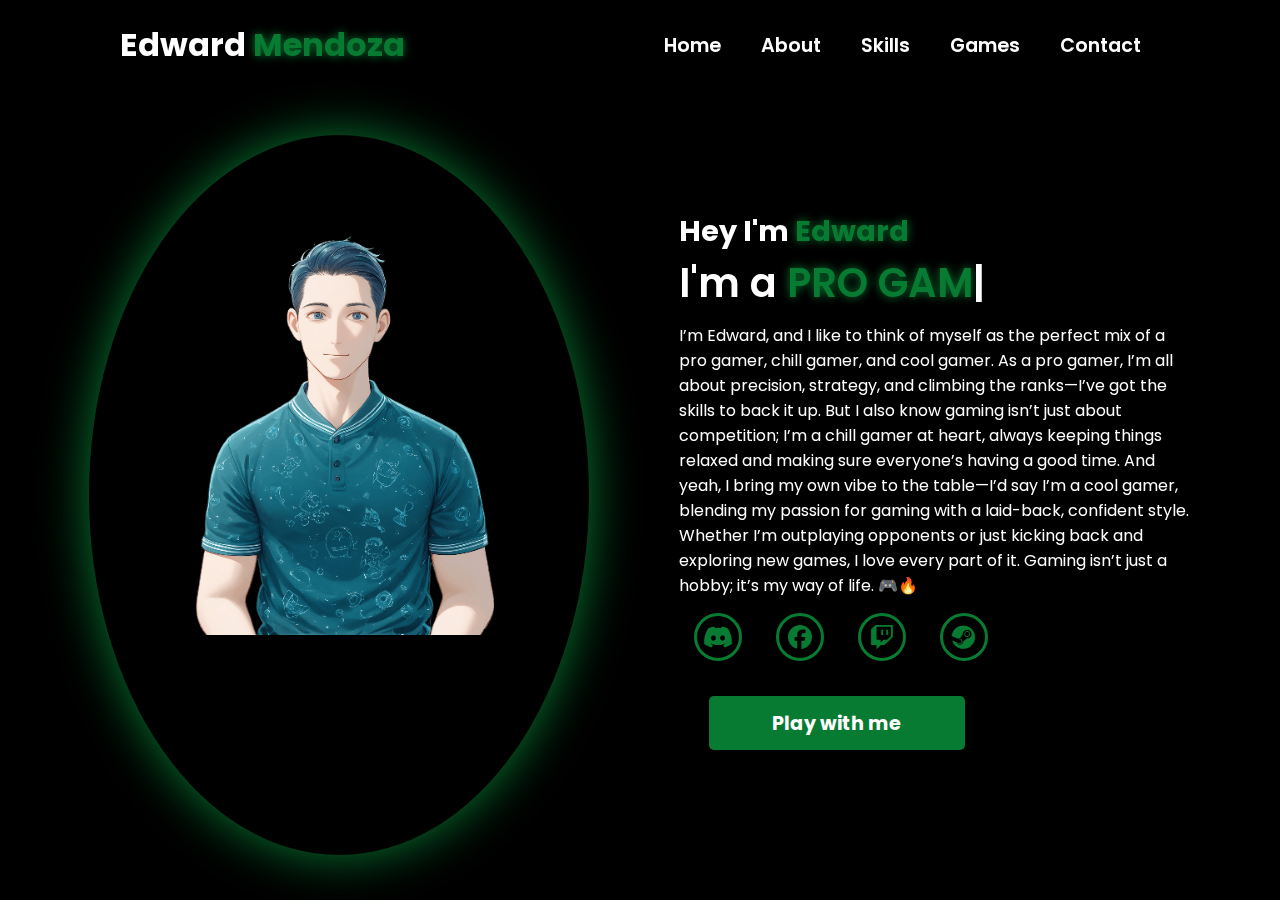
<file: index.html>
<!DOCTYPE html>
<html lang="en">
<head>
    <meta charset="UTF-8">
    <meta name="viewport" content="width=device-width, initial-scale=1.0">
    <link rel="stylesheet" href="https://cdnjs.cloudflare.com/ajax/libs/font-awesome/6.5.1/css/all.min.css">
    <link rel="stylesheet" href="https://unpkg.com/aos@next/dist/aos.css" />
    <link rel="stylesheet" href="styles.css">
    <title>Edward Portfolio</title>
</head>
<body>
    <nav>
        <div class="nav-container">
            <div class="logo" data-aos="zoom-in" data-aos-duration="1500">
                Edward <span>Mendoza</span>
            </div>
            <div class="links">
                <div class="link" data-aos="fade-up" data-aos-duration="1500" data-aos-delay="100"><a href="#">Home</a></div>
                <div class="link" data-aos="fade-up" data-aos-duration="1500" data-aos-delay="200"><a href="#">About</a></div>
                <div class="link" data-aos="fade-up" data-aos-duration="1500" data-aos-delay="300"><a href="#">Skills</a></div>
                <div class="link" data-aos="fade-up" data-aos-duration="1500" data-aos-delay="400"><a href="Games.html">Games</a></div>
                <div class="link" data-aos="fade-up" data-aos-duration="1500" data-aos-delay="500"><a href="#">Contact</a></div>
        </div>
        <i class="fa-solid fa-bars hamburg" onclick="hamburg()"></i>
    </div>
        <div class="dropdown">
            <div class="links">
                <a href="#">Home</a>
                <a href="#">About</a>
                <a href="#">Skills</a>
                <a href="#">Games</a>
                <a href="#">Contact</a>
                <i class="fa-solid fa-xmark cancel" onclick="cancel()"></i>
            </div>
        </div>
    </nav>
    <section>
        <div class="main-container">
            <div class="image" data-aos="zoom-out" data-aos-duration="3000">
                <img src="wardy.png" alt="">
            </div>
            <div class="content">
                <h1 data-aos="fade-left" data-aos-duration="1500" data-aos-delay="700">Hey I'm <span>Edward</span></h1>
                <div class="typewriter" data-aos="fade-right" data-aos-duration="1500" data-aos-delay="900">I'm a <span class="typewriter-text"></span><label for="">|</label></div>
                <p data-aos="flip-down" data-aos-duration="1500" data-aos-delay="1100">I’m Edward, and I like to think of myself as the perfect mix of a pro gamer, chill gamer, and cool gamer. As a pro gamer, I’m all about precision, strategy, and climbing the ranks—I’ve got the skills to back it up. But I also know gaming isn’t just about competition; I’m a chill gamer at heart, always keeping things relaxed and making sure everyone’s having a good time. And yeah, I bring my own vibe to the table—I’d say I’m a cool gamer, blending my passion for gaming with a laid-back, confident style. Whether I’m outplaying opponents or just kicking back and exploring new games, I love every part of it. Gaming isn’t just a hobby; it’s my way of life. 🎮🔥</p>
                <div class="social-links">
                    <a href="#" data-aos="fade-up" data-aos-duration="1500" data-aos-delay="1300"><i class="fa-brands fa-discord"></i></a>
                    <a href="#" data-aos="fade-up" data-aos-duration="1500" data-aos-delay="1400"><i class="fa-brands fa-facebook"></i></a>
                    <a href="#" data-aos="fade-up" data-aos-duration="1500" data-aos-delay="1500"><i class="fa-brands fa-twitch"></i></a>
                    <a href="#" data-aos="fade-up" data-aos-duration="1500" data-aos-delay="1600"><i class="fa-brands fa-steam"></i></a>
                </div>
                <div class="btn" data-aos="zoom-in" data-aos-duration="1500" data-aos-delay="1800">
                    <button>Play with me</button>
                </div>
            </div>
        </div>
    </section>
    <script src="https://unpkg.com/aos@next/dist/aos.js"></script>
    <script>
      AOS.init({offset:0});
    </script>
    <script src="script.js"></script>
</body>
</html>
</file>
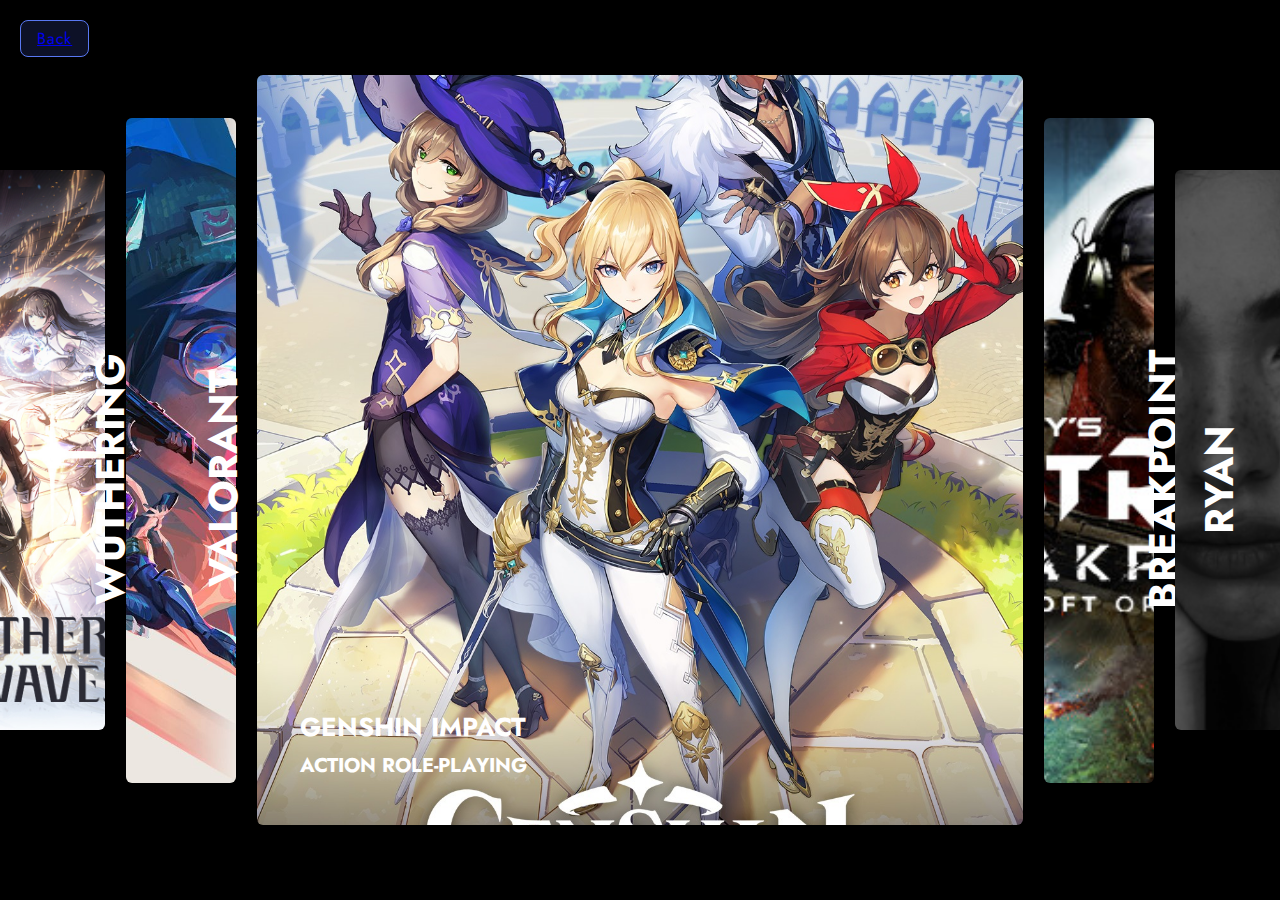
<file: Games.html>
<!DOCTYPE html>
<html lang="en">
  <head>
    <meta charset="UTF-8" />
    <meta name="viewport" content="width=device-width, initial-scale=1.0" />
    <title>Image Slider</title>
	<link rel="stylesheet" href="https://cdnjs.cloudflare.com/ajax/libs/font-awesome/6.5.1/css/all.min.css">
    <link rel="stylesheet" href="https://unpkg.com/aos@next/dist/aos.css" />
    <link rel="stylesheet" href="games.css">
  </head>
  <body>
	<div class="voltage-button">
		<button><a href="index.html">Back</a></button>
  <svg version="1.1" xmlns="http://www.w3.org/2000/svg" xmlns:xlink="http://www.w3.org/1999/xlink" x="0px" y="0px" viewBox="0 0 234.6 61.3" preserveAspectRatio="none" xml:space="preserve">
    <filter id="glow">
      <fegaussianblur class="blur" result="coloredBlur" stddeviation="2"></fegaussianblur>
      <feTurbulence type="fractalNoise" baseFrequency="0.075" numOctaves="0.3" result="turbulence"></feTurbulence>
  <feDisplacementMap in="SourceGraphic" in2="turbulence" scale="30" xChannelSelector="R" yChannelSelector="G" result="displace"></feDisplacementMap>
      <femerge>
        <femergenode in="coloredBlur"></femergenode>
        <femergenode in="coloredBlur"></femergenode>
        <femergenode in="coloredBlur"></femergenode>
        <femergenode in="displace"></femergenode>
        <femergenode in="SourceGraphic"></femergenode>
      </femerge>
    </filter>
    <path class="voltage line-1" d="m216.3 51.2c-3.7 0-3.7-1.1-7.3-1.1-3.7 0-3.7 6.8-7.3 6.8-3.7 0-3.7-4.6-7.3-4.6-3.7 0-3.7 3.6-7.3 3.6-3.7 0-3.7-0.9-7.3-0.9-3.7 0-3.7-2.7-7.3-2.7-3.7 0-3.7 7.8-7.3 7.8-3.7 0-3.7-4.9-7.3-4.9-3.7 0-3.7-7.8-7.3-7.8-3.7 0-3.7-1.1-7.3-1.1-3.7 0-3.7 3.1-7.3 3.1-3.7 0-3.7 10.9-7.3 10.9-3.7 0-3.7-12.5-7.3-12.5-3.7 0-3.7 4.6-7.3 4.6-3.7 0-3.7 4.5-7.3 4.5-3.7 0-3.7 3.6-7.3 3.6-3.7 0-3.7-10-7.3-10-3.7 0-3.7-0.4-7.3-0.4-3.7 0-3.7 2.3-7.3 2.3-3.7 0-3.7 7.1-7.3 7.1-3.7 0-3.7-11.2-7.3-11.2-3.7 0-3.7 3.5-7.3 3.5-3.7 0-3.7 3.6-7.3 3.6-3.7 0-3.7-2.9-7.3-2.9-3.7 0-3.7 8.4-7.3 8.4-3.7 0-3.7-14.6-7.3-14.6-3.7 0-3.7 5.8-7.3 5.8-2.2 0-3.8-0.4-5.5-1.5-1.8-1.1-1.8-2.9-2.9-4.8-1-1.8 1.9-2.7 1.9-4.8 0-3.4-2.1-3.4-2.1-6.8s-9.9-3.4-9.9-6.8 8-3.4 8-6.8c0-2.2 2.1-2.4 3.1-4.2 1.1-1.8 0.2-3.9 2-5 1.8-1 3.1-7.9 5.3-7.9 3.7 0 3.7 0.9 7.3 0.9 3.7 0 3.7 6.7 7.3 6.7 3.7 0 3.7-1.8 7.3-1.8 3.7 0 3.7-0.6 7.3-0.6 3.7 0 3.7-7.8 7.3-7.8h7.3c3.7 0 3.7 4.7 7.3 4.7 3.7 0 3.7-1.1 7.3-1.1 3.7 0 3.7 11.6 7.3 11.6 3.7 0 3.7-2.6 7.3-2.6 3.7 0 3.7-12.9 7.3-12.9 3.7 0 3.7 10.9 7.3 10.9 3.7 0 3.7 1.3 7.3 1.3 3.7 0 3.7-8.7 7.3-8.7 3.7 0 3.7 11.5 7.3 11.5 3.7 0 3.7-1.4 7.3-1.4 3.7 0 3.7-2.6 7.3-2.6 3.7 0 3.7-5.8 7.3-5.8 3.7 0 3.7-1.3 7.3-1.3 3.7 0 3.7 6.6 7.3 6.6s3.7-9.3 7.3-9.3c3.7 0 3.7 0.2 7.3 0.2 3.7 0 3.7 8.5 7.3 8.5 3.7 0 3.7 0.2 7.3 0.2 3.7 0 3.7-1.5 7.3-1.5 3.7 0 3.7 1.6 7.3 1.6s3.7-5.1 7.3-5.1c2.2 0 0.6 9.6 2.4 10.7s4.1-2 5.1-0.1c1 1.8 10.3 2.2 10.3 4.3 0 3.4-10.7 3.4-10.7 6.8s1.2 3.4 1.2 6.8 1.9 3.4 1.9 6.8c0 2.2 7.2 7.7 6.2 9.5-1.1 1.8-12.3-6.5-14.1-5.5-1.7 0.9-0.1 6.2-2.2 6.2z" fill="transparent" stroke="#fff"/>
    <path class="voltage line-2" d="m216.3 52.1c-3 0-3-0.5-6-0.5s-3 3-6 3-3-2-6-2-3 1.6-6 1.6-3-0.4-6-0.4-3-1.2-6-1.2-3 3.4-6 3.4-3-2.2-6-2.2-3-3.4-6-3.4-3-0.5-6-0.5-3 1.4-6 1.4-3 4.8-6 4.8-3-5.5-6-5.5-3 2-6 2-3 2-6 2-3 1.6-6 1.6-3-4.4-6-4.4-3-0.2-6-0.2-3 1-6 1-3 3.1-6 3.1-3-4.9-6-4.9-3 1.5-6 1.5-3 1.6-6 1.6-3-1.3-6-1.3-3 3.7-6 3.7-3-6.4-6-6.4-3 2.5-6 2.5h-6c-3 0-3-0.6-6-0.6s-3-1.4-6-1.4-3 0.9-6 0.9-3 4.3-6 4.3-3-3.5-6-3.5c-2.2 0-3.4-1.3-5.2-2.3-1.8-1.1-3.6-1.5-4.6-3.3s-4.4-3.5-4.4-5.7c0-3.4 0.4-3.4 0.4-6.8s2.9-3.4 2.9-6.8-0.8-3.4-0.8-6.8c0-2.2 0.3-4.2 1.3-5.9 1.1-1.8 0.8-6.2 2.6-7.3 1.8-1 5.5-2 7.7-2 3 0 3 2 6 2s3-0.5 6-0.5 3 5.1 6 5.1 3-1.1 6-1.1 3-5.6 6-5.6 3 4.8 6 4.8 3 0.6 6 0.6 3-3.8 6-3.8 3 5.1 6 5.1 3-0.6 6-0.6 3-1.2 6-1.2 3-2.6 6-2.6 3-0.6 6-0.6 3 2.9 6 2.9 3-4.1 6-4.1 3 0.1 6 0.1 3 3.7 6 3.7 3 0.1 6 0.1 3-0.6 6-0.6 3 0.7 6 0.7 3-2.2 6-2.2 3 4.4 6 4.4 3-1.7 6-1.7 3-4 6-4 3 4.7 6 4.7 3-0.5 6-0.5 3-0.8 6-0.8 3-3.8 6-3.8 3 6.3 6 6.3 3-4.8 6-4.8 3 1.9 6 1.9 3-1.9 6-1.9 3 1.3 6 1.3c2.2 0 5-0.5 6.7 0.5 1.8 1.1 2.4 4 3.5 5.8 1 1.8 0.3 3.7 0.3 5.9 0 3.4 3.4 3.4 3.4 6.8s-3.3 3.4-3.3 6.8 4 3.4 4 6.8c0 2.2-6 2.7-7 4.4-1.1 1.8 1.1 6.7-0.7 7.7-1.6 0.8-4.7-1.1-6.8-1.1z" fill="transparent" stroke="#fff"/>
  </svg>
  <div class="dots">
    <div class="dot dot-1"></div>
    <div class="dot dot-2"></div>
    <div class="dot dot-3"></div>
    <div class="dot dot-4"></div>
    <div class="dot dot-5"></div>
  </div>
</div>
    <section class="slider-container">
      <div class="slider-images">
        <div class="slider-img">
          <img src="Images/1.png" alt="1" />
          <h1>Mike</h1>
          <div class="details">
            <h2>Mike</h2>
            <p>web3 Developer</p>
          </div>
        </div>
        <div class="slider-img">
          <img src="Images/2.jpg" alt="2" />
          <h1>Wuthering</h1>
          <div class="details">
            <h2>Wuthering Waves</h2>
            <p>Action Role-Playing</p>
          </div>
        </div>
        <div class="slider-img">
          <img src="Images/3.jpg" alt="3" />
          <h1>VALORANT</h1>
          <div class="details">
            <h2>VALORANT</h2>
            <p>Tactical Shooter</p>
          </div>
        </div>
        <div class="slider-img active">
          <img src="Images/4.jpg" alt="4" />
          <h1>Genshin</h1>
          <div class="details">
            <h2>Genshin Impact</h2>
            <p>Action Role-Playing</p>
          </div>
        </div>
        <div class="slider-img">
          <img src="Images/5.jpg" alt="5" />
          <h1>BREAKPOINT</h1>
          <div class="details">
            <h2>GHOST RECON BREAKPOINT</h2>
            <p>Tactical Shooter</p>
          </div>
        </div>
        <div class="slider-img">
          <img src="Images/6.png" alt="6" />
          <h1>ryan</h1>
          <div class="details">
            <h2>ryan</h2>
            <p>seo Developer</p>
          </div>
        </div>
        <div class="slider-img">
          <img src="Images/7.png" alt="7" />
          <h1>dakes</h1>
          <div class="details">
            <h2>dakes</h2>
            <p>sql Developer</p>
          </div>
        </div>
      </div>
    </section>
    <script src="js/jQuery.js"></script>
    <script>
      jQuery(document).ready(function ($) {
        $(".slider-img").on("click", function () {
          $(".slider-img").removeClass("active");
          $(this).addClass("active");
        });
      });
    </script>
  </body>
</html>
</file>
<file: styles.css>
@import url('https://fonts.googleapis.com/css2?family=Poppins:wght@100;200;300;400;500;600&display=swap');
*{
    padding: 0;
    margin: 0;
    font-family: 'Poppins', sans-serif;
    box-sizing: border-box;
}
body{
    width: 100%;
    height: 100vh;
    overflow: hidden;
    background-color: black;
}
nav{
    width: 100%;
    height: 10vh;
    position: sticky;
}
.nav-container{
    width: 100%;
    height: 100%;
    display: flex;
    justify-content: space-around;
    align-items: center;
}
.logo{
    color: white;
    font-size: 2rem;
    font-weight: bold;
}
.logo span{
    color: #077b32;
    text-shadow: 0 0 10px #077b32;
}
.hamburg,
.cancel{
    cursor: pointer;
    position: absolute;
    right: 15px;
    top: 10px;
    color: white;
    display: none;
    font-size: clamp(2.5rem, 0.5rem + 5vw, 3rem);
}
.nav-container .links{
    display: flex;
}
.nav-container .links a{
    position: relative;
    font-size: 1.2rem;
    color: white;
    margin: 0 20px;
    text-decoration: none;
    font-weight: 550;
    transition: 0.3s linear;
}
.nav-container .links a::before{
    position: absolute;
    content: "";
    bottom: -3px;
    left: 0;
    width: 0%;
    height: 3px;
    background-color: #077b32;
    transition: 0.2s linear;
}
.nav-container .links a:hover::before{
    width: 100%;
}
.nav-container .links a:hover{
    color: #077b32;
}
.dropdown{
    z-index: 100;
    position: absolute;
    top: 0;
    transform: translateY(-500px);
    width: 100%;
    height: auto;
    backdrop-filter: blur(4px) brightness(40%);
    box-shadow:  0 0 20px black;
    transition: 0.2s linear;
}
.dropdown .links a{
    display: flex;
    color: white;
    text-decoration: none;
    justify-content: center;
    padding: 15px 0;
    align-items: center;
    transition: 0.2s linear;
}
.dropdown .links a:hover{
    background-color: #077b32;
}
section{
    width: 100%;
    height: 90vh;
}
.main-container{
    width: 100%;
    height: 100%;
    display: flex;
    justify-content: space-evenly;
    align-items: center;
}
.main-container .image{
    width: 500px;
    height: 80vh;
    border-radius: 100%;
    overflow: hidden;
    box-shadow: 0 0 50px #077b32;
}
.main-container .image img{
    width: 100%;
}
.main-container .image:hover{
    animation: animate 1.5s ease-in-out infinite;
}
@keyframes animate {
    0%{
        scale: 1;
    }
    50%{
        scale: 1.05;
    }
    100%{
        scale: 1;
    }
}
.main-container .content{
    color: white;
    width: 40%;
    min-height: 100px;
}
.content h1{
    font-size: clamp(1rem, 1rem + 5vw, 1.8rem);
}
.content h1 span{
    color: #077b32;
    text-shadow: 0  0 10px #077b32;
}
.content .typewriter{
    font-size: clamp(1rem, 1rem + 5vw, 2.5rem);
    font-weight: 600;
}
.content .typewriter-text{
    color: #077b32;
    text-shadow: 0 0 10px #077b32;
}
.content p{
    font-size: clamp(0.4rem , 0.2rem + 9vw, 1rem);
    margin: 10px 0;
}
.social-links i{
    display: inline-flex;
    justify-content: center;
    align-items: center;
    width: 3rem;
    height: 3rem;
    background-color: transparent;
    border: 0.2rem solid #077b32;
    border-radius: 50%;
    color: #077b32;
    margin: 5px 15px;
    font-size: 1.5rem;
    transition: 0.2s linear;
}
.social-links i:hover{
    scale: 1.3;
    color: black;
    background-color: #077b32;
    filter: drop-shadow(0 0 10px #077b32);
}
.content button{
    width: 50%;
    height: 6vh;
    margin: 30px;
    background-color: #077b32;
    color: white;
    border: none;
    outline: none;
    font-size: 120%;
    font-weight: 700;
    border-radius: 5px;
    transition: 0.2s linear;
}
.content button:hover{
    scale: 1.1;
    color: #077b32;
    border: 2px solid #077b32;
    background-color: transparent;
    font-weight: 700;
    box-shadow: 0 0 40px #077b32;
}
@media (max-width:884px) {
    nav .logo{
        position: absolute;
        top: 16px;
        left: 15px;
        font-size: 1.5rem;
    }
    .main-container {
        display: flex;
        flex-direction: column;
    }
    .nav-container .links{
        display: none;
    }
    .hamburg,
    .cancel{
        display: block;
    }
    .main-container .content{
        width: 80%;
    }
    .social-links i{
        width: 2.5rem;
        height: 2.5rem;
        font-size: 1.5rem;
    }
    .main-container .image{
        z-index: -1;
        width: 50%;
        height: 60%;
    }
}
@media (max-width:440px){
    .main-container .image{
        width: 50%;
        height: 60%;
        margin-bottom: 0px;
    }
    .main-container .content{
        width: 80%;
    }
    .main-container button{
        margin-top: 15px;
    }
}
</file>
<file: games.css>
@import url("https://fonts.googleapis.com/css2?family=Jost:wght@400;700&display=swap");

* {
  margin: 0px;
  padding: 0px;
  box-sizing: border-box;
  font-family: "Jost", sans-serif;
}

body {
  background: black;
  display: flex;
  justify-content: center;
  align-items: center;
  height: 100vh;
}

.voltage-button {
  position: fixed; /* Ensures the button stays in the top-left corner even when scrolling */
  top: 20px; /* Adjust distance from the top */
  left: 20px; /* Adjust distance from the left */
  z-index: 1000; /* Ensures it appears above other elements */
}

.voltage-button button {
  color: white;
  background: #0D1127; /* Dark background */
  padding: 0.5rem 1rem; /* Reduced padding for smaller button */
  border-radius: 0.5rem; /* Slightly rounded corners */
  border: 1px solid #5978F3; /* Thin border */
  font-size: 1rem; /* Small font size */
  line-height: 1.2em; /* Adjusted line height */
  letter-spacing: 0.05em; /* Slight letter spacing */
  transition: background 0.3s;
  width: auto; /* Automatically adjust width to fit text */
  height: auto; /* Automatically adjust height to fit content */
  cursor: pointer; /* Pointer cursor on hover */
}

.voltage-button button:hover {
  cursor: pointer;
  background: #0F1C53;
}
.voltage-button button:hover + svg, .voltage-button button:hover + svg + .dots {
  opacity: 1;
}
.voltage-button svg {
  display: block;
  position: absolute;
  top: -0.75em;
  left: -0.25em;
  width: calc(100% + 0.5em);
  height: calc(100% + 1.5em);
  pointer-events: none;
  opacity: 0;
  transition: opacity 0.4s;
  transition-delay: 0.1s;
}
.voltage-button svg path {
  stroke-dasharray: 100;
  filter: url("#glow");
}
.voltage-button svg path.line-1 {
  stroke: #f6de8d;
  stroke-dashoffset: 0;
  animation: spark-1 3s linear infinite;
}
.voltage-button svg path.line-2 {
  stroke: #6bfeff;
  stroke-dashoffset: 500;
  animation: spark-2 3s linear infinite;
}
.voltage-button .dots {
  opacity: 0;
  transition: opacity 0.3s;
  transition-delay: 0.4s;
}
.voltage-button .dots .dot {
  width: 1rem;
  height: 1rem;
  background: white;
  border-radius: 100%;
  position: absolute;
  opacity: 0;
}
.voltage-button .dots .dot-1 {
  top: 0;
  left: 20%;
  animation: fly-up 3s linear infinite;
}
.voltage-button .dots .dot-2 {
  top: 0;
  left: 55%;
  animation: fly-up 3s linear infinite;
  animation-delay: 0.5s;
}
.voltage-button .dots .dot-3 {
  top: 0;
  left: 80%;
  animation: fly-up 3s linear infinite;
  animation-delay: 1s;
}
.voltage-button .dots .dot-4 {
  bottom: 0;
  left: 30%;
  animation: fly-down 3s linear infinite;
  animation-delay: 2.5s;
}
.voltage-button .dots .dot-5 {
  bottom: 0;
  left: 65%;
  animation: fly-down 3s linear infinite;
  animation-delay: 1.5s;
}

@keyframes spark-1 {
  to {
    stroke-dashoffset: -1000;
  }
}
@keyframes spark-2 {
  to {
    stroke-dashoffset: -500;
  }
}
@keyframes fly-up {
  0% {
    opacity: 0;
    transform: translateY(0) scale(0.2);
  }
  5% {
    opacity: 1;
    transform: translateY(-1.5rem) scale(0.4);
  }
  10%, 100% {
    opacity: 0;
    transform: translateY(-3rem) scale(0.2);
  }
}
@keyframes fly-down {
  0% {
    opacity: 0;
    transform: translateY(0) scale(0.2);
  }
  5% {
    opacity: 1;
    transform: translateY(1.5rem) scale(0.4);
  }
  10%, 100% {
    opacity: 0;
    transform: translateY(3rem) scale(0.2);
  }
}

.slider-container{
  width: 100%;
  height: 100vh;
  background-color: black;
  display: flex;
  align-items: center;
  justify-content: center;
}
.slider-images{
  display: flex;
  align-items: center;
  gap: 21px;
}
.slider-images img{
  width: 100%;
  height: 100%;
  object-fit: cover;
  border-radius: 6px;
}
.slider-img{
  width: 110px;
  border-radius: 6px;
  cursor: pointer;
  position: relative;
  transition: 0.7s ease;
}
.slider-images .slider-img:first-child, .slider-images .slider-img:last-child{
  height: 480px;
}
.slider-images .slider-img:nth-child(2), .slider-images .slider-img:nth-child(6){
  height: 560px;
}
.slider-images .slider-img:nth-child(3), .slider-images .slider-img:nth-child(4), .slider-images .slider-img:nth-child(5){
  height: 665px;
}
h1{
  font-family: "Jost", sans-serif;
  font-size: 40px;
  font-weight: 700;
  text-align: left;
  text-transform: uppercase;
  color: #fff;
  position: absolute;
  top: 50%;
  left: -10%;
  transform: rotate(270deg);
  transition: 0.7s ease;
}
.details{
  position: absolute;
  bottom: 43px;
  left: 43px;
}
.details h2{
  font-family: "Jost", sans-serif;
  font-size: 26px;
  font-weight: 700;
  text-align: left;
  line-height: 44px;
  text-align: left;
  color: #fff;
  text-transform: uppercase;
  transition: 0.7s ease;
  display: none;
}
.details p{
  font-family: "Jost", sans-serif;
  font-size: 20px;
  font-weight: 700;
  text-align: left;
  line-height: 33px;
  text-align: left;
  color: #fff;
  text-transform: uppercase;
  transition: 0.7s ease;
  display: none;
}
.slider-img.active{
  width: 766px !important;
  height: 750px !important;
}
.slider-img.active h1{
   display: none;
}
.slider-img.active .details p, .slider-img.active .details h2{
  display: block;
}
</file>
